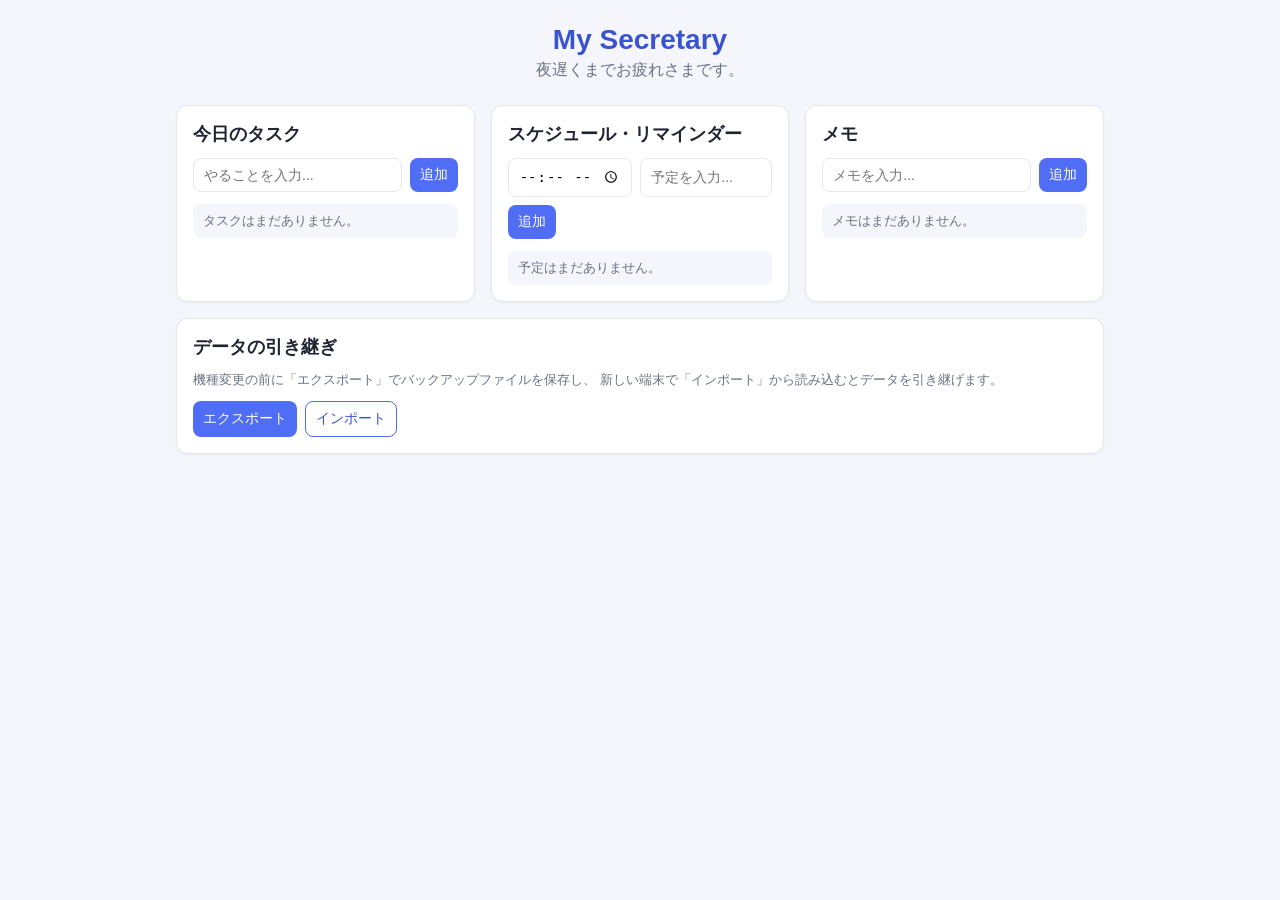
<file: index.html>
<!DOCTYPE html>
<html lang="ja">
<head>
<meta charset="UTF-8">
<meta name="viewport" content="width=device-width, initial-scale=1.0">
<title>My Secretary - 自分専用の秘書</title>
<link rel="stylesheet" href="style.css">
</head>
<body>
  <div class="app">
    <header class="app-header">
      <h1>My Secretary</h1>
      <p id="greeting" class="greeting"></p>
    </header>

    <main class="grid">
      <!-- Tasks -->
      <section class="card">
        <h2>今日のタスク</h2>
        <form id="task-form" class="input-row">
          <input type="text" id="task-input" placeholder="やることを入力..." required>
          <button type="submit">追加</button>
        </form>
        <ul id="task-list" class="item-list"></ul>
      </section>

      <!-- Schedule / Reminders -->
      <section class="card">
        <h2>スケジュール・リマインダー</h2>
        <form id="schedule-form" class="input-row">
          <input type="time" id="schedule-time" required>
          <input type="text" id="schedule-input" placeholder="予定を入力..." required>
          <button type="submit">追加</button>
        </form>
        <ul id="schedule-list" class="item-list"></ul>
      </section>

      <!-- Notes -->
      <section class="card">
        <h2>メモ</h2>
        <form id="note-form" class="input-row">
          <input type="text" id="note-input" placeholder="メモを入力..." required>
          <button type="submit">追加</button>
        </form>
        <ul id="note-list" class="item-list"></ul>
      </section>
    </main>

    <!-- Backup / Transfer -->
    <section class="card backup-card">
      <h2>データの引き継ぎ</h2>
      <p class="backup-help">
        機種変更の前に「エクスポート」でバックアップファイルを保存し、
        新しい端末で「インポート」から読み込むとデータを引き継げます。
      </p>
      <div class="backup-actions">
        <button type="button" id="export-button">エクスポート</button>
        <button type="button" id="import-button" class="secondary">インポート</button>
        <input type="file" id="import-file" accept="application/json,.json" hidden>
      </div>
      <p id="backup-status" class="backup-status" role="status"></p>
    </section>
  </div>

  <script src="script.js"></script>
</body>
</html>
</file>
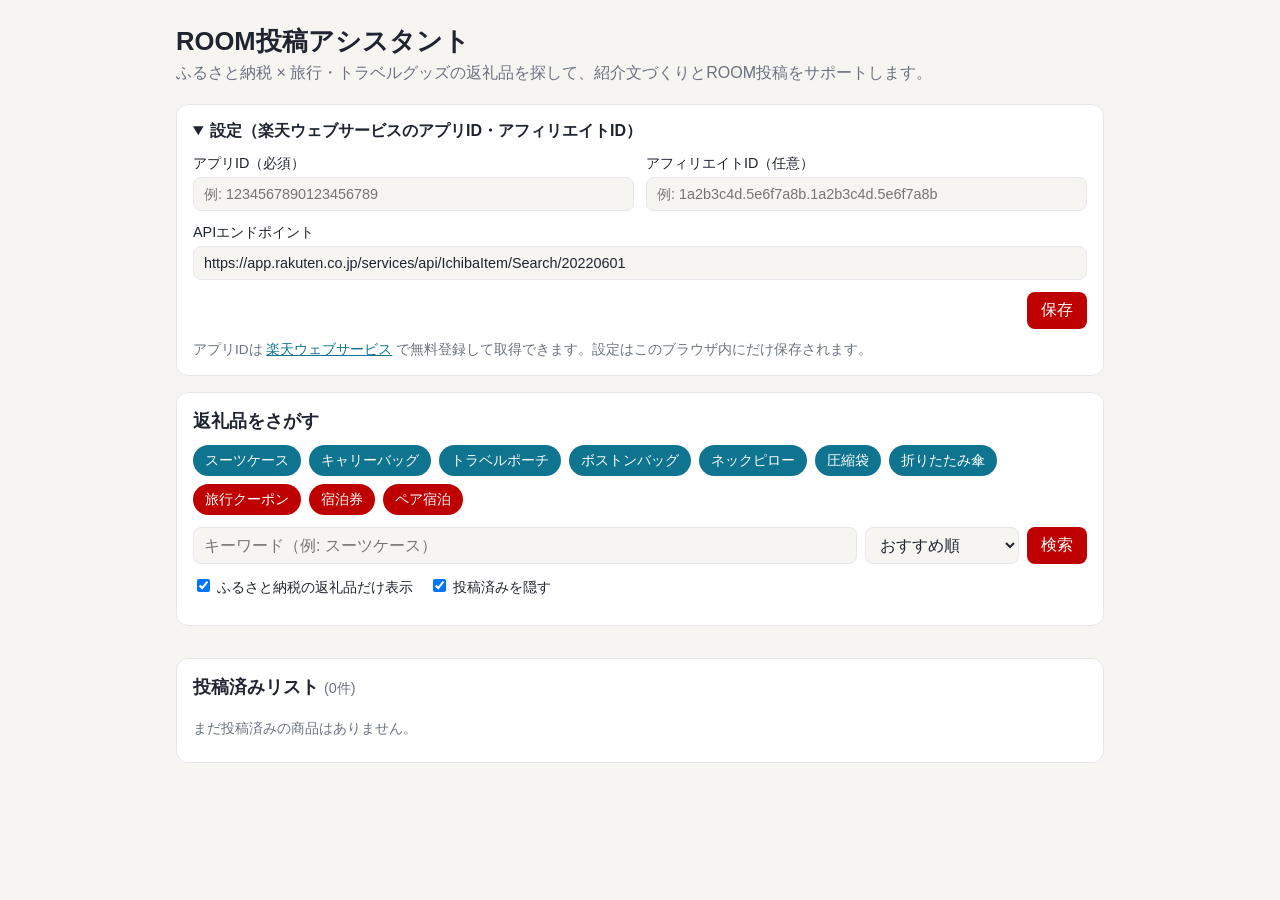
<file: rakuten-room/index.html>
<!DOCTYPE html>
<html lang="ja">
<head>
<meta charset="UTF-8">
<meta name="viewport" content="width=device-width, initial-scale=1.0">
<title>ROOM投稿アシスタント - ふるさと納税×旅行</title>
<link rel="stylesheet" href="style.css">
</head>
<body>
  <div class="app">
    <header class="app-header">
      <h1>ROOM投稿アシスタント</h1>
      <p class="sub">ふるさと納税 × 旅行・トラベルグッズの返礼品を探して、紹介文づくりとROOM投稿をサポートします。</p>
    </header>

    <!-- Settings -->
    <details id="settings" class="card settings">
      <summary>設定（楽天ウェブサービスのアプリID・アフィリエイトID）</summary>
      <form id="settings-form" class="settings-grid">
        <label>アプリID（必須）
          <input type="text" id="app-id" placeholder="例: 1234567890123456789" required>
        </label>
        <label>アフィリエイトID（任意）
          <input type="text" id="affiliate-id" placeholder="例: 1a2b3c4d.5e6f7a8b.1a2b3c4d.5e6f7a8b">
        </label>
        <label class="wide">APIエンドポイント
          <input type="url" id="endpoint">
        </label>
        <div class="wide row-end">
          <button type="submit">保存</button>
        </div>
      </form>
      <p class="hint">アプリIDは <a href="https://webservice.rakuten.co.jp/" target="_blank" rel="noopener">楽天ウェブサービス</a> で無料登録して取得できます。設定はこのブラウザ内にだけ保存されます。</p>
    </details>

    <!-- Search -->
    <section class="card">
      <h2>返礼品をさがす</h2>
      <div class="presets" id="presets"></div>
      <form id="search-form" class="search-row">
        <input type="text" id="keyword" placeholder="キーワード（例: スーツケース）" required>
        <select id="sort">
          <option value="standard">おすすめ順</option>
          <option value="-reviewCount">レビュー件数順</option>
          <option value="-reviewAverage">評価が高い順</option>
          <option value="+itemPrice">寄付額が安い順</option>
          <option value="-itemPrice">寄付額が高い順</option>
        </select>
        <button type="submit">検索</button>
      </form>
      <div class="filters">
        <label><input type="checkbox" id="only-furusato" checked> ふるさと納税の返礼品だけ表示</label>
        <label><input type="checkbox" id="hide-posted" checked> 投稿済みを隠す</label>
      </div>
      <p id="status" class="status"></p>
    </section>

    <section id="results" class="results"></section>
    <div class="more-row"><button id="more" class="secondary" hidden>さらに読み込む</button></div>

    <!-- Posted history -->
    <section class="card">
      <h2>投稿済みリスト <span id="posted-count" class="count"></span></h2>
      <ul id="posted-list" class="posted-list"></ul>
    </section>
  </div>

  <div id="toast" class="toast" hidden></div>
  <script src="app.js"></script>
</body>
</html>
</file>
<file: style.css>
:root {
  --bg: #f4f6fb;
  --card-bg: #ffffff;
  --text: #1f2430;
  --muted: #6b7280;
  --primary: #4f6df5;
  --primary-dark: #3a54d1;
  --border: #e5e7eb;
  --done: #9ca3af;
  --danger: #ef4444;
}

* {
  box-sizing: border-box;
}

body {
  margin: 0;
  font-family: "Hiragino Sans", "Yu Gothic", "Segoe UI", sans-serif;
  background: var(--bg);
  color: var(--text);
}

.app {
  max-width: 960px;
  margin: 0 auto;
  padding: 24px 16px 64px;
}

.app-header {
  text-align: center;
  margin-bottom: 24px;
}

.app-header h1 {
  margin: 0;
  font-size: 28px;
  color: var(--primary-dark);
}

.greeting {
  color: var(--muted);
  margin-top: 4px;
}

.grid {
  display: grid;
  grid-template-columns: repeat(auto-fit, minmax(280px, 1fr));
  gap: 16px;
}

.card {
  background: var(--card-bg);
  border: 1px solid var(--border);
  border-radius: 12px;
  padding: 16px;
  box-shadow: 0 1px 3px rgba(0, 0, 0, 0.05);
}

.card h2 {
  margin: 0 0 12px;
  font-size: 18px;
}

.input-row {
  display: flex;
  gap: 8px;
  margin-bottom: 12px;
  flex-wrap: wrap;
}

.input-row input[type="text"] {
  flex: 1;
  min-width: 120px;
}

input, button {
  font-size: 14px;
  padding: 8px 10px;
  border-radius: 8px;
  border: 1px solid var(--border);
}

input:focus {
  outline: 2px solid var(--primary);
  outline-offset: -1px;
}

button {
  background: var(--primary);
  color: #fff;
  border: none;
  cursor: pointer;
}

button:hover {
  background: var(--primary-dark);
}

.item-list {
  list-style: none;
  margin: 0;
  padding: 0;
  display: flex;
  flex-direction: column;
  gap: 6px;
}

.item-list li {
  display: flex;
  align-items: center;
  gap: 8px;
  padding: 8px 10px;
  background: var(--bg);
  border-radius: 8px;
}

.item-list li .item-text {
  flex: 1;
  word-break: break-word;
}

.item-list li.done .item-text {
  text-decoration: line-through;
  color: var(--done);
}

.item-list .time-badge {
  font-size: 12px;
  font-weight: bold;
  color: var(--primary-dark);
  background: #eef1ff;
  padding: 2px 6px;
  border-radius: 6px;
}

.item-list button.delete {
  background: transparent;
  color: var(--danger);
  padding: 4px 8px;
}

.item-list button.delete:hover {
  background: #fee2e2;
}

.empty-hint {
  color: var(--muted);
  font-size: 13px;
  text-align: center;
  padding: 12px 0;
}

.backup-card {
  margin-top: 16px;
}

.backup-help {
  margin: 0 0 12px;
  color: var(--muted);
  font-size: 13px;
}

.backup-actions {
  display: flex;
  gap: 8px;
  flex-wrap: wrap;
}

button.secondary {
  background: transparent;
  color: var(--primary-dark);
  border: 1px solid var(--primary);
}

button.secondary:hover {
  background: #eef1ff;
}

.backup-status {
  margin: 8px 0 0;
  font-size: 13px;
  color: var(--muted);
}

.backup-status:empty {
  display: none;
}
</file>
<file: rakuten-room/style.css>
:root {
  --bg: #f6f5f2;
  --card-bg: #ffffff;
  --text: #1f2430;
  --muted: #6b7280;
  --primary: #bf0000;
  --primary-dark: #9a0000;
  --accent: #0e7490;
  --border: #e5e7eb;
}

@media (prefers-color-scheme: dark) {
  :root {
    --bg: #15171c;
    --card-bg: #1f232b;
    --text: #e8eaed;
    --muted: #9aa0a6;
    --primary: #e5484d;
    --primary-dark: #c93a3f;
    --accent: #38bdf8;
    --border: #343a46;
  }
}

* {
  box-sizing: border-box;
}

body {
  margin: 0;
  font-family: "Hiragino Sans", "Yu Gothic", "Segoe UI", sans-serif;
  background: var(--bg);
  color: var(--text);
}

a {
  color: var(--accent);
}

.app {
  max-width: 960px;
  margin: 0 auto;
  padding: 24px 16px 64px;
}

.app-header h1 {
  margin: 0 0 4px;
  font-size: 1.6rem;
}

.sub {
  margin: 0 0 20px;
  color: var(--muted);
}

.card {
  background: var(--card-bg);
  border: 1px solid var(--border);
  border-radius: 12px;
  padding: 16px;
  margin-bottom: 16px;
}

.card h2 {
  margin: 0 0 12px;
  font-size: 1.1rem;
}

input,
select,
textarea {
  font: inherit;
  color: var(--text);
  background: var(--bg);
  border: 1px solid var(--border);
  border-radius: 8px;
  padding: 8px 10px;
  width: 100%;
}

button {
  font: inherit;
  border: none;
  border-radius: 8px;
  padding: 8px 14px;
  background: var(--primary);
  color: #fff;
  cursor: pointer;
  white-space: nowrap;
}

button:hover {
  background: var(--primary-dark);
}

button.secondary {
  background: transparent;
  color: var(--primary);
  border: 1px solid var(--primary);
}

button.ghost {
  background: transparent;
  color: var(--muted);
  border: 1px solid var(--border);
}

button.small {
  padding: 4px 8px;
  font-size: 0.85rem;
}

.settings summary {
  cursor: pointer;
  font-weight: 600;
}

.settings-grid {
  display: grid;
  grid-template-columns: 1fr 1fr;
  gap: 12px;
  margin-top: 12px;
}

.settings-grid label {
  display: flex;
  flex-direction: column;
  gap: 4px;
  font-size: 0.9rem;
}

.settings-grid .wide {
  grid-column: 1 / -1;
}

.row-end {
  display: flex;
  justify-content: flex-end;
}

.hint {
  color: var(--muted);
  font-size: 0.85rem;
  margin: 12px 0 0;
}

.presets {
  display: flex;
  flex-wrap: wrap;
  gap: 8px;
  margin-bottom: 12px;
}

.chip {
  border-radius: 999px;
  padding: 6px 12px;
  font-size: 0.9rem;
}

.chip.goods {
  background: var(--accent);
}

.chip.trip {
  background: var(--primary);
}

.search-row {
  display: flex;
  gap: 8px;
}

.search-row select {
  width: auto;
}

.filters {
  display: flex;
  flex-wrap: wrap;
  gap: 16px;
  margin-top: 12px;
  font-size: 0.9rem;
}

.filters input {
  width: auto;
}

.status {
  margin: 12px 0 0;
  color: var(--muted);
  font-size: 0.9rem;
}

.status.error {
  color: var(--primary);
}

.item {
  display: flex;
  gap: 16px;
}

.item img {
  width: 128px;
  height: 128px;
  object-fit: cover;
  border-radius: 8px;
  flex-shrink: 0;
  background: var(--bg);
}

.item.is-posted {
  opacity: 0.6;
}

.item-body {
  flex: 1;
  min-width: 0;
}

.item-name {
  font-weight: 600;
  display: -webkit-box;
  -webkit-line-clamp: 2;
  -webkit-box-orient: vertical;
  overflow: hidden;
}

.meta {
  color: var(--muted);
  font-size: 0.85rem;
  margin: 6px 0 8px;
}

.caption {
  resize: vertical;
  font-size: 0.9rem;
  line-height: 1.5;
}

.actions {
  display: flex;
  flex-wrap: wrap;
  gap: 8px;
  margin-top: 8px;
}

.more-row {
  display: flex;
  justify-content: center;
  margin-bottom: 16px;
}

.count {
  color: var(--muted);
  font-weight: normal;
  font-size: 0.9rem;
}

.posted-list {
  list-style: none;
  margin: 0;
  padding: 0;
}

.posted-list li {
  display: flex;
  align-items: center;
  gap: 10px;
  padding: 8px 0;
  border-bottom: 1px solid var(--border);
  font-size: 0.9rem;
}

.posted-list li:last-child {
  border-bottom: none;
}

.posted-list a {
  flex: 1;
  min-width: 0;
  overflow: hidden;
  text-overflow: ellipsis;
  white-space: nowrap;
}

.posted-list .date {
  color: var(--muted);
  flex-shrink: 0;
}

.posted-list .empty {
  color: var(--muted);
}

.toast {
  position: fixed;
  left: 50%;
  bottom: 24px;
  transform: translateX(-50%);
  background: var(--text);
  color: var(--bg);
  padding: 10px 16px;
  border-radius: 8px;
  font-size: 0.9rem;
  max-width: calc(100% - 32px);
}

@media (max-width: 600px) {
  .settings-grid {
    grid-template-columns: 1fr;
  }

  .search-row {
    flex-wrap: wrap;
  }

  .search-row input {
    flex-basis: 100%;
  }

  .search-row select {
    flex: 1;
  }

  .item {
    flex-direction: column;
  }

  .item img {
    width: 100%;
    height: 200px;
  }
}
</file>
